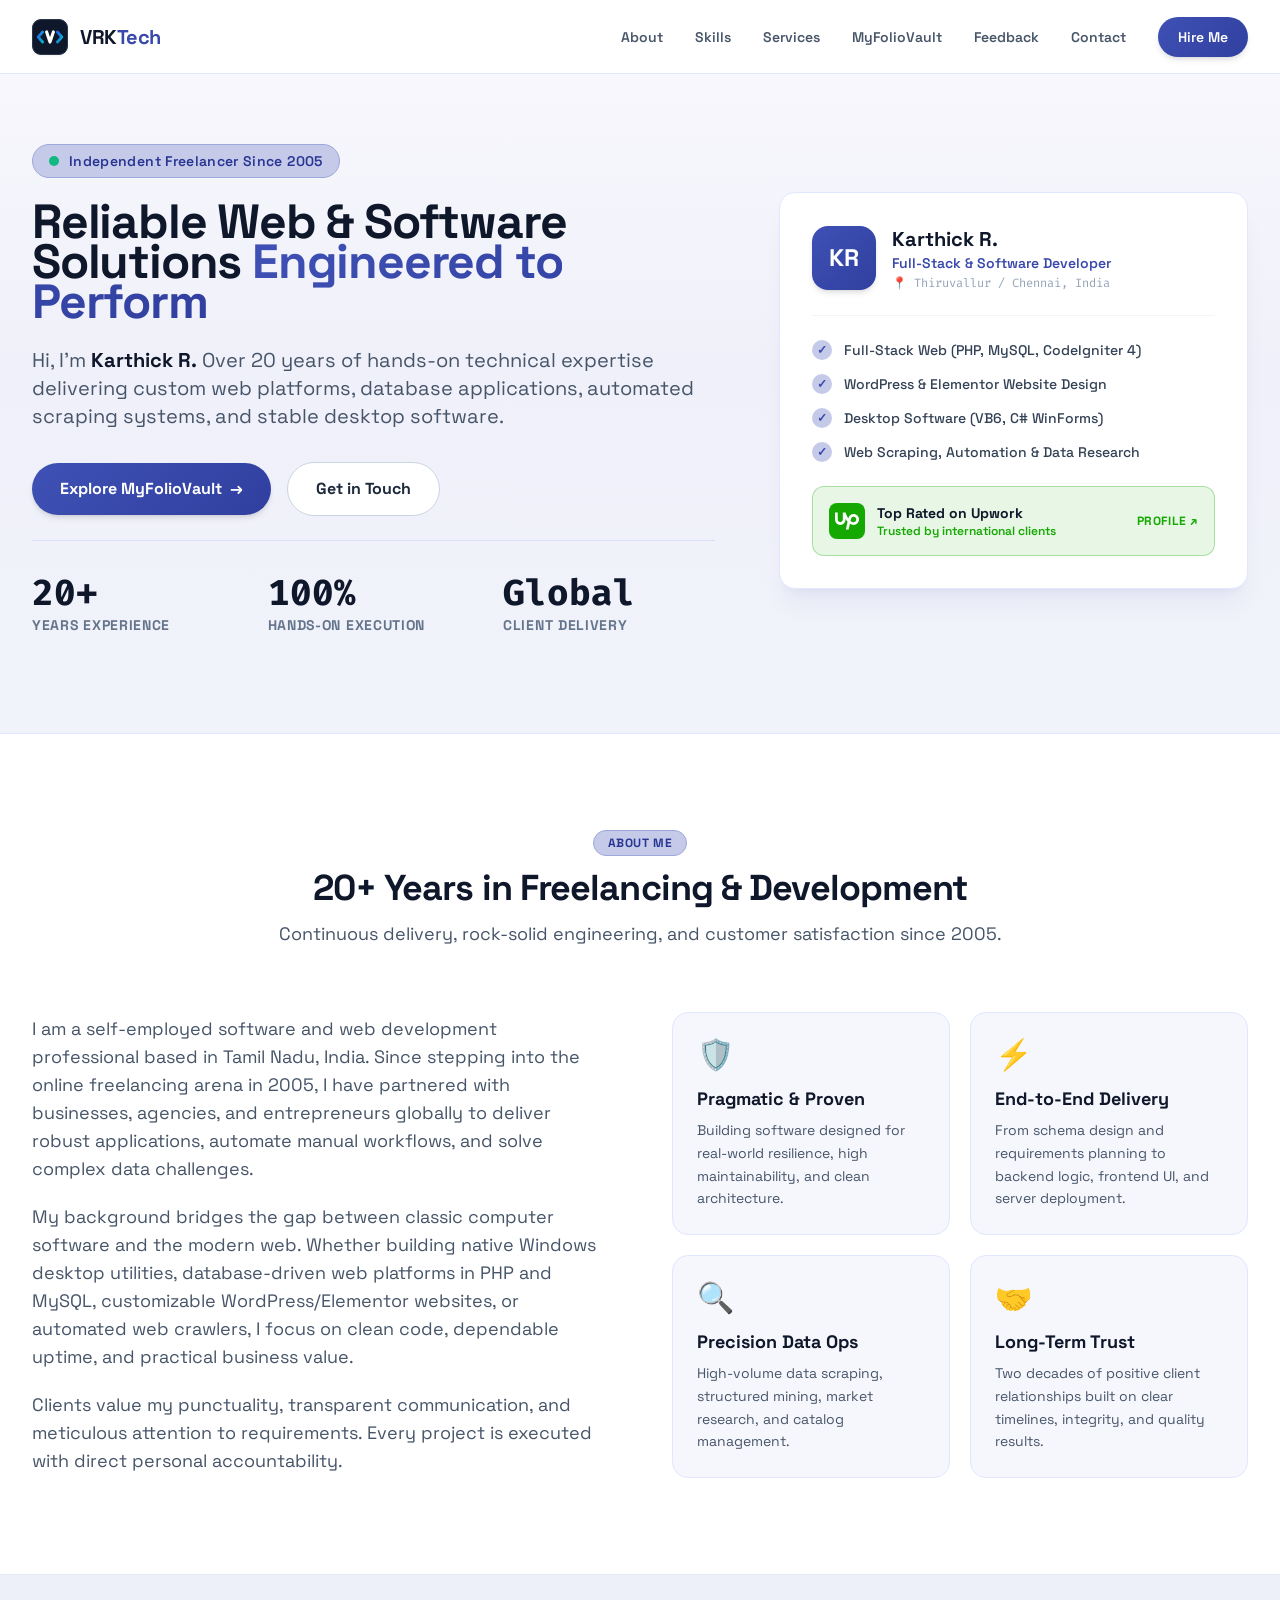
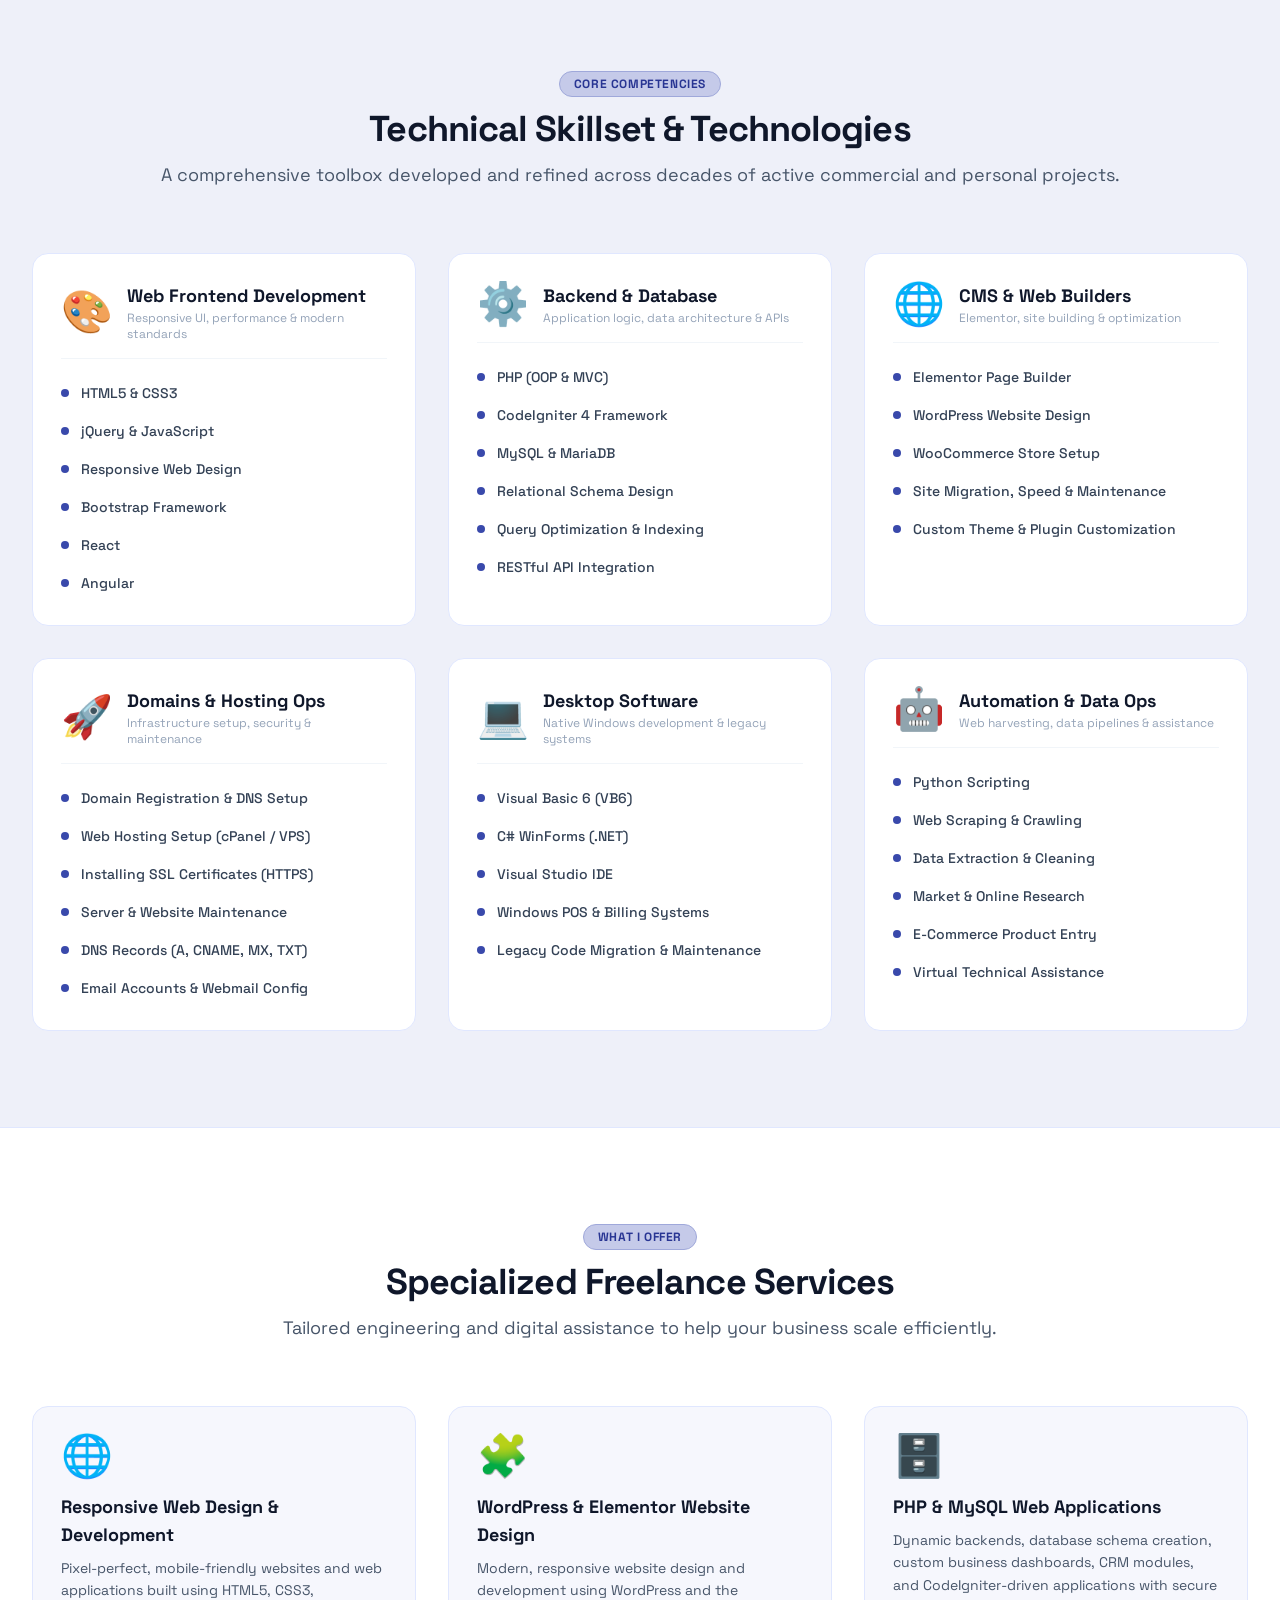
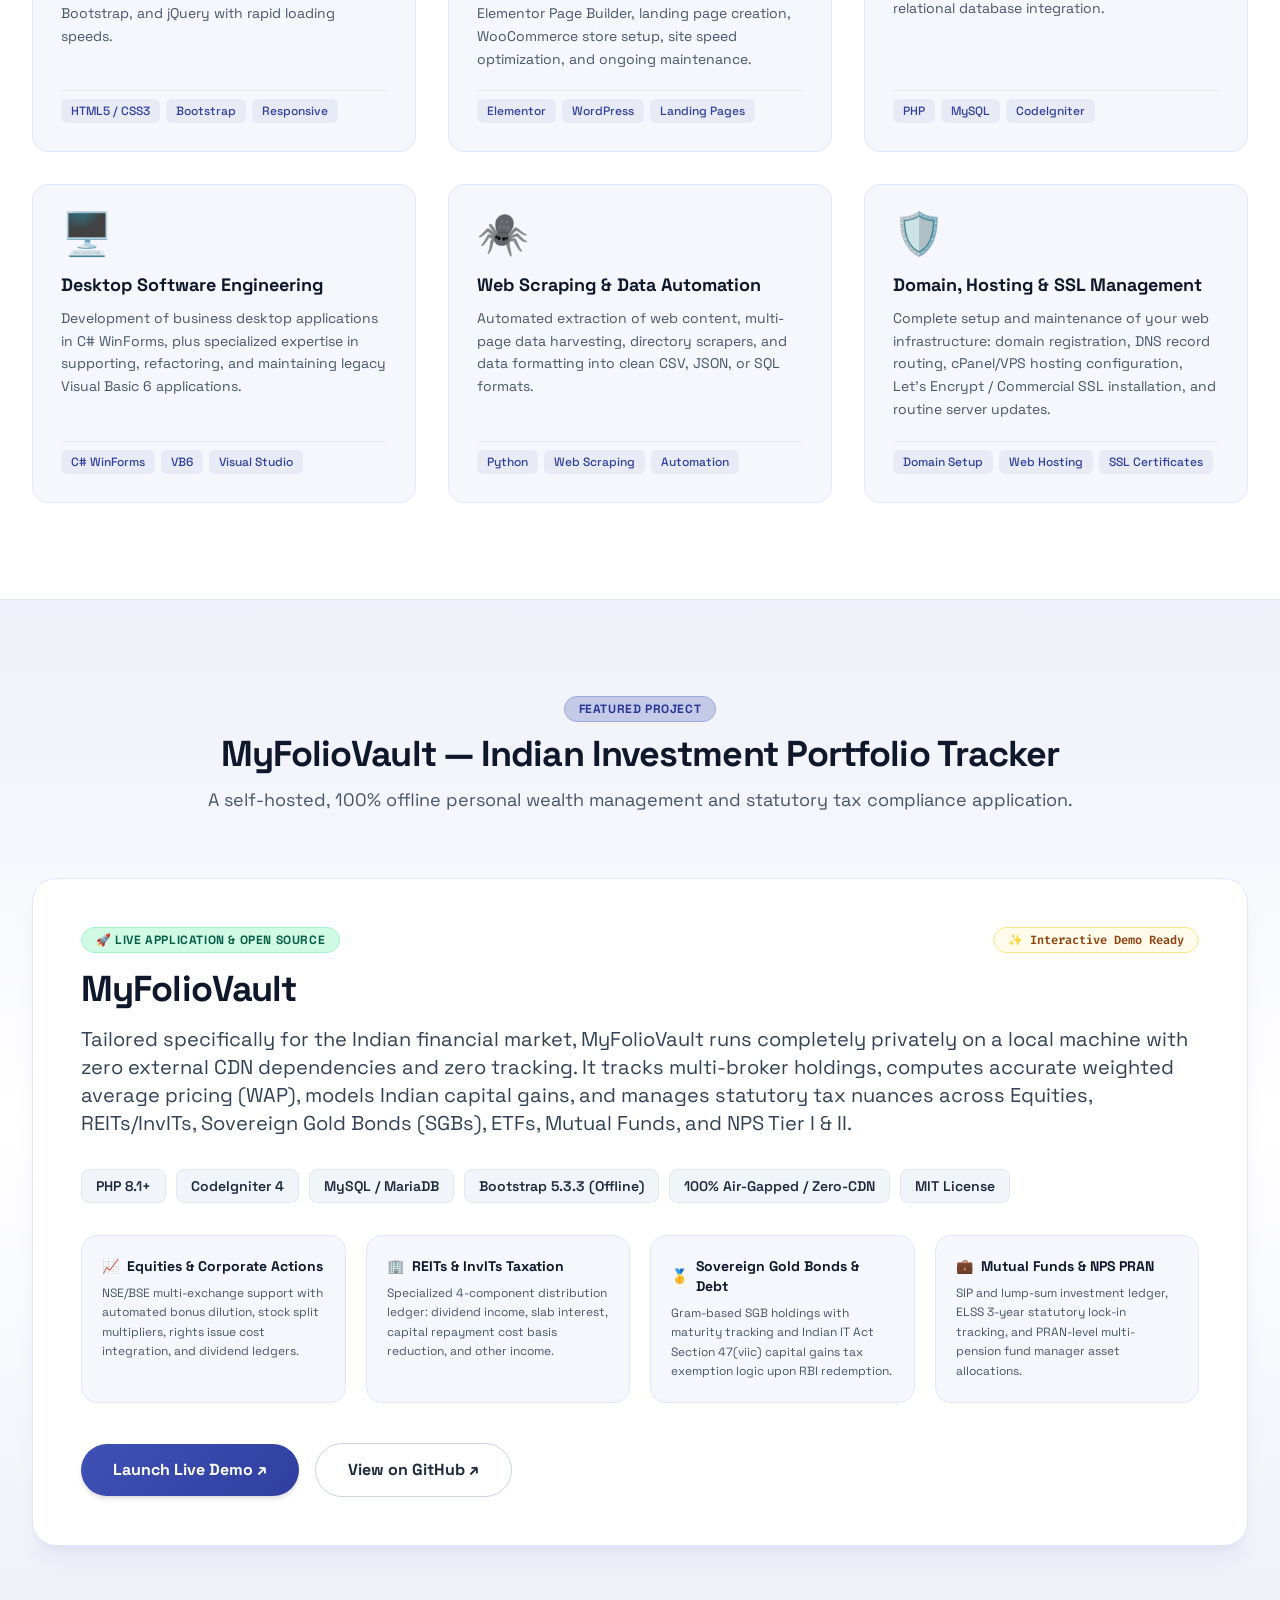
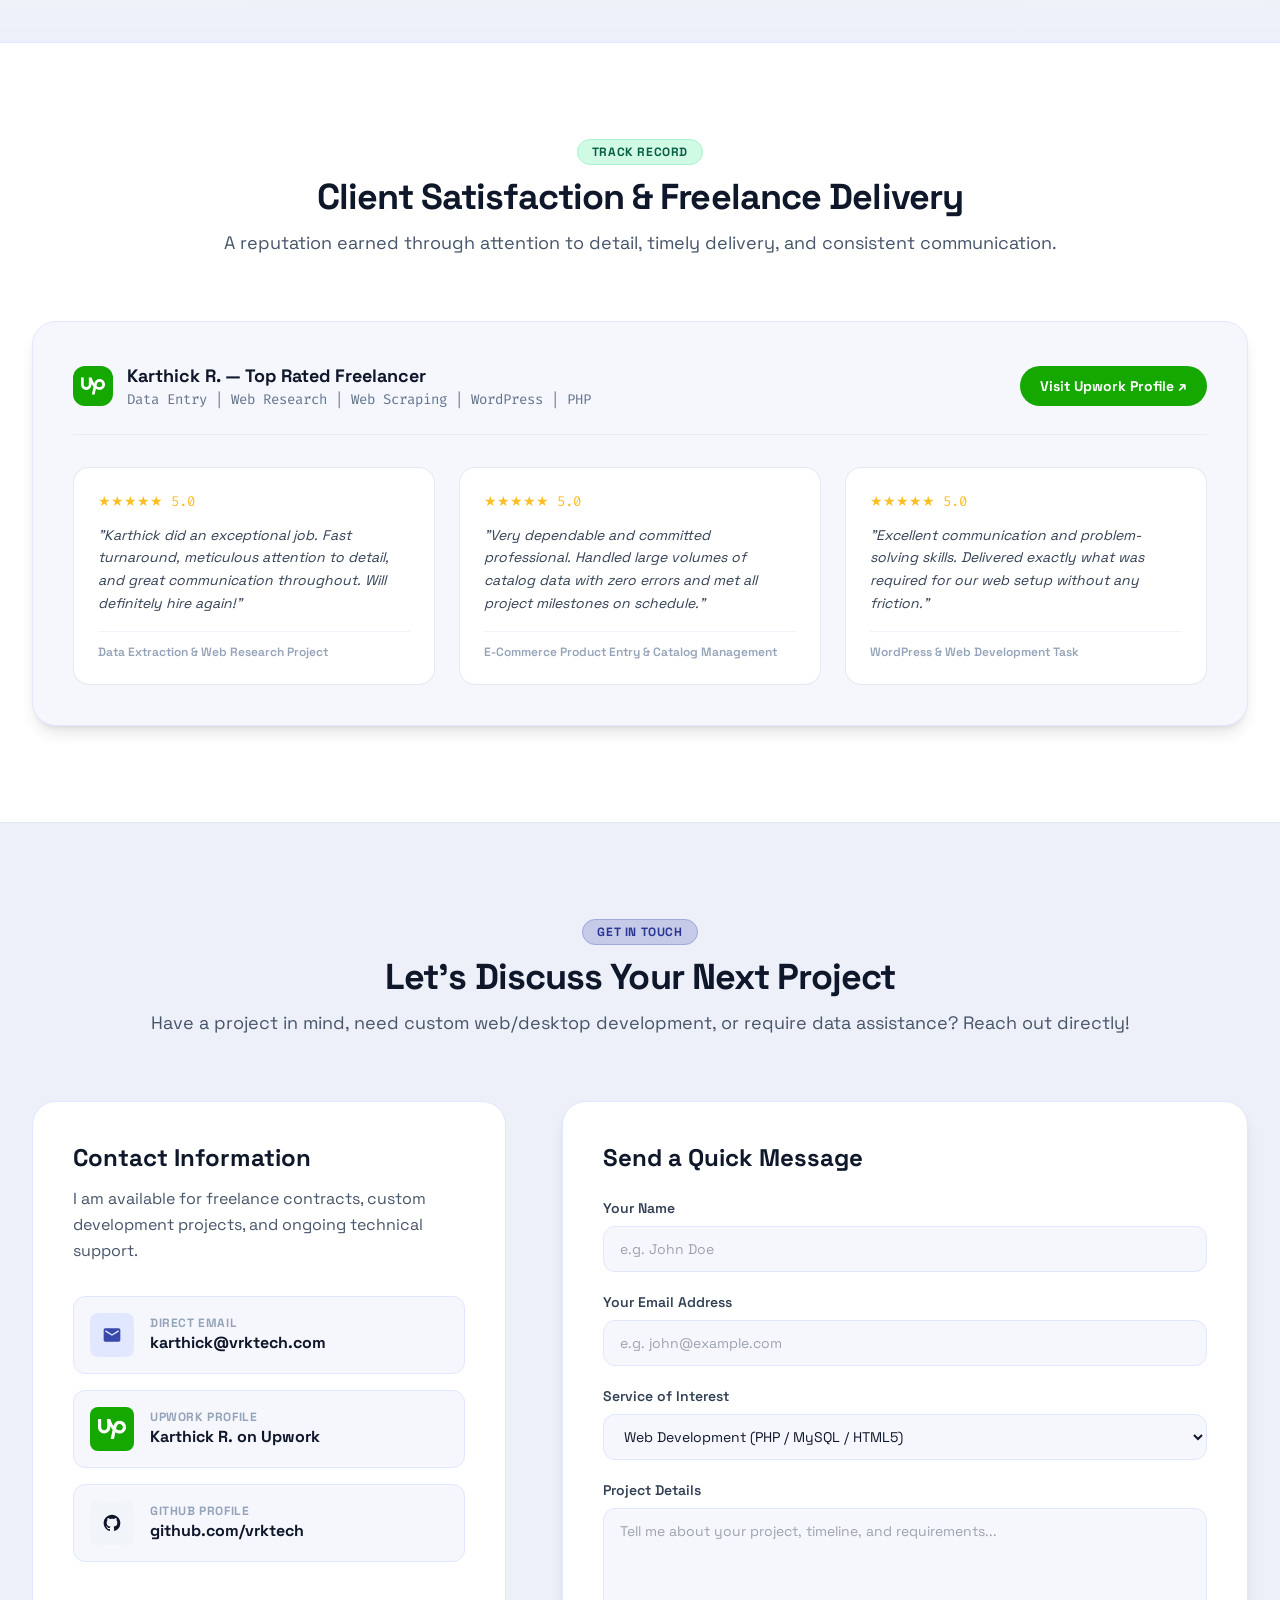
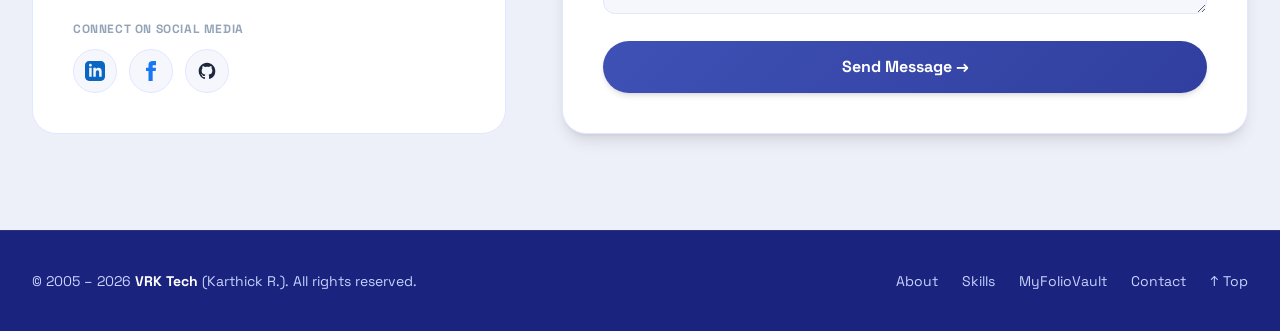
<file: index.html>
<!DOCTYPE html>
<html lang="en" class="scroll-smooth">
<head>
  <meta charset="UTF-8">
  <meta name="viewport" content="width=device-width, initial-scale=1.0">

  <!-- Primary Meta Tags -->
  <title>VRK Tech | Karthick R. — Freelance Software &amp; Full-Stack Web Developer</title>
  <meta name="title" content="VRK Tech | Karthick R. — Freelance Software &amp; Full-Stack Web Developer">
  <meta name="description" content="Karthick R. (VRK Tech) — Independent freelance software &amp; web developer since 2005. Specializing in PHP/MySQL, Elementor &amp; WordPress, desktop software (VB6, C# WinForms), and automated web scraping.">
  <meta name="keywords" content="Karthick R, VRK Tech, freelance software developer, full stack web developer, PHP MySQL developer, CodeIgniter developer, WordPress Elementor developer, VB6 legacy maintenance, C# WinForms developer, web scraping specialist, data extraction, Thiruvallur Chennai developer, freelance programmer India">
  <meta name="author" content="Karthick R.">
  <meta name="robots" content="index, follow">
  <link rel="canonical" href="https://vrktech.com/">
  <meta name="theme-color" content="#3F51B5">

  <!-- Open Graph / Facebook / LinkedIn -->
  <meta property="og:type" content="website">
  <meta property="og:url" content="https://vrktech.com/">
  <meta property="og:site_name" content="VRK Tech">
  <meta property="og:locale" content="en_US">
  <meta property="og:title" content="VRK Tech | Karthick R. — Freelance Software &amp; Full-Stack Web Developer">
  <meta property="og:description" content="Over 20 years of hands-on technical expertise delivering custom web platforms, database applications, automated scraping systems, and stable desktop software.">
  <meta property="og:image" content="https://vrktech.com/apple-touch-icon.png">

  <!-- Twitter Meta Tags -->
  <meta name="twitter:card" content="summary">
  <meta name="twitter:url" content="https://vrktech.com/">
  <meta name="twitter:title" content="VRK Tech | Karthick R. — Freelance Software &amp; Full-Stack Web Developer">
  <meta name="twitter:description" content="Over 20 years of hands-on technical expertise delivering custom web platforms, database applications, automated scraping systems, and stable desktop software.">
  <meta name="twitter:image" content="https://vrktech.com/apple-touch-icon.png">

  <!-- Favicons and Web App Manifest (Local Relative Paths) -->
  <link rel="icon" type="image/x-icon" href="./favicon.ico">
  <link rel="icon" type="image/svg+xml" href="./favicon.svg">
  <link rel="icon" type="image/png" sizes="96x96" href="./favicon-96x96.png">
  <link rel="apple-touch-icon" href="./apple-touch-icon.png">
  <link rel="manifest" href="./site.webmanifest">

  <!-- Structured Data JSON-LD (Schema.org Person & ProfessionalService) -->
  <script type="application/ld+json">
  {
    "@context": "https://schema.org",
    "@graph": [
      {
        "@type": "Person",
        "@id": "https://vrktech.com/#person",
        "name": "Karthick R.",
        "alternateName": "VRK Tech",
        "url": "https://vrktech.com/",
        "jobTitle": "Freelance Software & Web Developer",
        "email": "mailto:karthick@vrktech.com",
        "address": {
          "@type": "PostalAddress",
          "addressLocality": "Thiruvallur / Chennai",
          "addressRegion": "Tamil Nadu",
          "addressCountry": "India"
        },
        "sameAs": [
          "https://www.upwork.com/freelancers/~0138150855576ba105",
          "https://github.com/vrktech",
          "https://www.linkedin.com/in/vrktech/",
          "https://www.facebook.com/vrktech"
        ],
        "knowsAbout": [
          "PHP", "MySQL", "CodeIgniter 4", "WordPress", "Elementor", 
          "HTML5", "CSS3", "JavaScript", "Visual Basic 6", "C# WinForms", 
          "Web Scraping", "Python", "Data Extraction", "DNS & Web Hosting"
        ]
      },
      {
        "@type": "ProfessionalService",
        "@id": "https://vrktech.com/#organization",
        "name": "VRK Tech",
        "url": "https://vrktech.com/",
        "logo": "https://vrktech.com/favicon.svg",
        "image": "https://vrktech.com/apple-touch-icon.png",
        "founder": { "@id": "https://vrktech.com/#person" },
        "foundingDate": "2005",
        "priceRange": "$$",
        "telephone": "",
        "email": "karthick@vrktech.com",
        "description": "Independent freelance software and web development services specializing in PHP/MySQL, Elementor, WordPress, desktop software, and data automation."
      }
    ]
  }
  </script>

  <!-- Typography: Space Grotesk & Fira Code -->
  <link rel="preconnect" href="https://fonts.googleapis.com">
  <link rel="preconnect" href="https://fonts.gstatic.com" crossorigin>
  <link href="https://fonts.googleapis.com/css2?family=Fira+Code:wght@400;500;600&family=Space+Grotesk:wght@400;500;600;700;800&display=swap" rel="stylesheet">

  <!-- Local Tailwind CSS Stylesheet -->
  <link rel="stylesheet" href="./css/tailwind.min.css">
</head>
<body class="font-sans text-slate-800 antialiased bg-[#FAF9FE] selection:bg-brand-500 selection:text-white">

  <!-- Fixed Header & Navigation -->
  <header class="fixed top-0 left-0 right-0 h-[74px] bg-white/95 backdrop-blur-md border-b border-indigo-100 z-50 flex items-center shadow-xs">
    <div class="w-full max-w-content mx-auto px-6 sm:px-8 flex items-center justify-between">
      <a href="#hero" class="flex items-center gap-3 group" aria-label="VRK Tech Home">
        <img src="./favicon.svg" alt="VRK Tech Logo" class="w-9 h-9 rounded-lg shadow-sm transition-transform duration-200 group-hover:-rotate-3 group-hover:scale-105" width="36" height="36">
        <div class="text-xl font-bold tracking-tight text-slate-900">
          VRK<span class="text-brand-600">Tech</span>
        </div>
      </a>

      <!-- Mobile Nav Hamburger -->
      <button id="mobileNavToggle" class="lg:hidden text-slate-700 hover:text-brand-600 focus:outline-none p-2 text-2xl" aria-label="Toggle navigation">
        ☰
      </button>

      <!-- Desktop Nav Menu -->
      <nav id="navMenu" class="hidden lg:flex items-center gap-8">
        <a href="#about" class="text-sm font-semibold text-slate-600 hover:text-brand-600 transition-colors py-1">About</a>
        <a href="#skills" class="text-sm font-semibold text-slate-600 hover:text-brand-600 transition-colors py-1">Skills</a>
        <a href="#services" class="text-sm font-semibold text-slate-600 hover:text-brand-600 transition-colors py-1">Services</a>
        <a href="#showcase" class="text-sm font-semibold text-slate-600 hover:text-brand-600 transition-colors py-1">MyFolioVault</a>
        <a href="#experience" class="text-sm font-semibold text-slate-600 hover:text-brand-600 transition-colors py-1">Feedback</a>
        <a href="#contact" class="text-sm font-semibold text-slate-600 hover:text-brand-600 transition-colors py-1">Contact</a>
        <a href="#contact" class="btn-gradient text-white text-sm font-semibold px-5 py-2.5 rounded-full shadow-md hover:shadow-lg transition-all transform hover:-translate-y-0.5">
          Hire Me
        </a>
      </nav>
    </div>

    <!-- Mobile Menu Drawer (revealed by JS) -->
    <div id="mobileDrawer" class="hidden lg:hidden absolute top-[74px] left-0 right-0 bg-white border-b border-indigo-100 p-6 flex-col gap-4 shadow-xl">
      <a href="#about" class="mobile-nav-link text-slate-700 font-semibold py-2">About</a>
      <a href="#skills" class="mobile-nav-link text-slate-700 font-semibold py-2">Skills</a>
      <a href="#services" class="mobile-nav-link text-slate-700 font-semibold py-2">Services</a>
      <a href="#showcase" class="mobile-nav-link text-slate-700 font-semibold py-2">MyFolioVault</a>
      <a href="#experience" class="mobile-nav-link text-slate-700 font-semibold py-2">Feedback</a>
      <a href="#contact" class="mobile-nav-link text-slate-700 font-semibold py-2">Contact</a>
      <a href="#contact" class="btn-gradient text-white text-center font-semibold py-2.5 rounded-full mt-2">Hire Me</a>
    </div>
  </header>

  <main>
    <!-- SECTION 1: HERO (Material Indigo Soft Tinted Gradient) -->
    <section id="hero" class="pt-32 pb-20 md:pt-36 md:pb-24 bg-gradient-to-b from-[#FAF9FE] via-[#E8EAF6]/60 to-[#F1F3FB] border-b border-indigo-100">
      <div class="w-full max-w-content mx-auto px-6 sm:px-8">
        <div class="grid grid-cols-1 lg:grid-cols-12 gap-12 lg:gap-16 items-center">
          
          <!-- Hero Main Content (7 cols) -->
          <div class="lg:col-span-7 space-y-6">
            <div class="inline-flex items-center gap-2.5 px-4 py-1.5 rounded-full bg-brand-100 border border-brand-200 text-brand-800 text-xs sm:text-sm font-semibold tracking-wide">
              <span class="w-2.5 h-2.5 rounded-full bg-emerald-500 animate-pulse"></span>
              Independent Freelancer Since 2005
            </div>

            <!-- Hero Title set to exactly 3rem on desktop with text-gradient on "Engineered to Perform" -->
            <h1 class="text-3xl sm:text-4xl lg:text-[3rem] font-extrabold text-slate-900 leading-[1.2] tracking-tight">
              Reliable Web &amp; Software Solutions <span class="text-gradient">Engineered to Perform</span>
            </h1>

            <p class="text-lg sm:text-xl text-slate-600 leading-relaxed max-w-2xl font-normal">
              Hi, I’m <strong class="text-slate-900 font-bold">Karthick R.</strong> Over 20 years of hands-on technical expertise delivering custom web platforms, database applications, automated scraping systems, and stable desktop software.
            </p>

            <div class="flex flex-wrap items-center gap-4 pt-2">
              <a href="#showcase" class="btn-gradient text-white font-bold px-7 py-3.5 rounded-full shadow-md hover:shadow-xl transition-all transform hover:-translate-y-0.5 flex items-center gap-2">
                Explore MyFolioVault <span>&rarr;</span>
              </a>
              <a href="#contact" class="bg-white border border-slate-300 text-slate-800 hover:bg-slate-50 hover:border-slate-400 font-bold px-7 py-3.5 rounded-full shadow-xs transition-all transform hover:-translate-y-0.5">
                Get in Touch
              </a>
            </div>

            <!-- Experience Highlights Counter -->
            <div class="grid grid-cols-3 gap-6 pt-8 mt-6 border-t border-indigo-200/60">
              <div>
                <span class="block text-3xl sm:text-4xl font-extrabold text-slate-900 font-mono">20+</span>
                <span class="text-xs sm:text-sm font-bold uppercase tracking-wider text-slate-500">Years Experience</span>
              </div>
              <div>
                <span class="block text-3xl sm:text-4xl font-extrabold text-slate-900 font-mono">100%</span>
                <span class="text-xs sm:text-sm font-bold uppercase tracking-wider text-slate-500">Hands-on Execution</span>
              </div>
              <div>
                <span class="block text-3xl sm:text-4xl font-extrabold text-slate-900 font-mono">Global</span>
                <span class="text-xs sm:text-sm font-bold uppercase tracking-wider text-slate-500">Client Delivery</span>
              </div>
            </div>
          </div>

          <!-- Hero Profile Card (5 cols) -->
          <div class="lg:col-span-5">
            <div class="bg-white border border-indigo-100 rounded-2xl p-7 sm:p-8 shadow-xl shadow-indigo-900/5 relative overflow-hidden">
              <div class="flex items-center gap-4 pb-6 mb-6 border-b border-slate-100">
                <div class="w-16 h-16 rounded-2xl btn-gradient flex items-center justify-center text-white font-extrabold text-2xl shadow-md">
                  KR
                </div>
                <div>
                  <h2 class="text-xl font-bold text-slate-900">Karthick R.</h2>
                  <div class="text-brand-600 font-semibold text-sm">Full-Stack &amp; Software Developer</div>
                  <div class="text-slate-400 text-xs mt-0.5 flex items-center gap-1 font-mono">📍 Thiruvallur / Chennai, India</div>
                </div>
              </div>

              <ul class="space-y-3.5 mb-6 text-sm font-medium text-slate-700">
                <li class="flex items-center gap-3">
                  <span class="w-5 h-5 rounded-full bg-brand-100 text-brand-600 flex items-center justify-center text-xs font-bold">✓</span>
                  Full-Stack Web (PHP, MySQL, CodeIgniter 4)
                </li>
                <li class="flex items-center gap-3">
                  <span class="w-5 h-5 rounded-full bg-brand-100 text-brand-600 flex items-center justify-center text-xs font-bold">✓</span>
                  WordPress &amp; Elementor Website Design
                </li>
                <li class="flex items-center gap-3">
                  <span class="w-5 h-5 rounded-full bg-brand-100 text-brand-600 flex items-center justify-center text-xs font-bold">✓</span>
                  Desktop Software (VB6, C# WinForms)
                </li>
                <li class="flex items-center gap-3">
                  <span class="w-5 h-5 rounded-full bg-brand-100 text-brand-600 flex items-center justify-center text-xs font-bold">✓</span>
                  Web Scraping, Automation &amp; Data Research
                </li>
              </ul>

              <!-- Upwork Banner Link with Local SVG -->
              <div class="bg-[#14a800]/10 border border-[#14a800]/30 rounded-xl p-4 flex items-center justify-between gap-4">
                <div class="flex items-center gap-3">
                  <div class="w-9 h-9 rounded-lg bg-[#14a800] text-white flex items-center justify-center p-1.5 shadow-xs">
                    <img src="./upwork.svg" alt="Upwork" class="w-full h-full" width="24" height="24">
                  </div>
                  <div>
                    <div class="text-slate-900 font-bold text-sm">Top Rated on Upwork</div>
                    <div class="text-[#14a800] font-semibold text-xs">Trusted by international clients</div>
                  </div>
                </div>
                <a href="https://www.upwork.com/freelancers/~0138150855576ba105" target="_blank" rel="noopener noreferrer" class="text-[#14a800] hover:text-[#0d7300] font-bold text-xs uppercase tracking-wider flex items-center gap-1">
                  Profile &nearr;
                </a>
              </div>
            </div>
          </div>

        </div>
      </div>
    </section>

    <!-- SECTION 2: ABOUT ME (Crisp Pure White Background) -->
    <section id="about" class="py-24 bg-white border-b border-slate-200">
      <div class="w-full max-w-content mx-auto px-6 sm:px-8">
        
        <div class="text-center w-full mb-16">
          <span class="inline-block px-3.5 py-1 rounded-full text-xs font-bold uppercase tracking-wider bg-brand-100 text-brand-800 border border-brand-200 mb-3">About Me</span>
          <h2 class="text-3xl sm:text-4xl font-extrabold text-slate-900 tracking-tight w-full">20+ Years in Freelancing &amp; Development</h2>
          <p class="text-slate-600 text-base sm:text-lg w-full mx-auto mt-3">Continuous delivery, rock-solid engineering, and customer satisfaction since 2005.</p>
        </div>

        <div class="grid grid-cols-1 lg:grid-cols-12 gap-12 lg:gap-16 items-center">
          <div class="lg:col-span-6 space-y-5 text-slate-600 text-base sm:text-lg leading-relaxed">
            <p>
              I am a self-employed software and web development professional based in Tamil Nadu, India. Since stepping into the online freelancing arena in 2005, I have partnered with businesses, agencies, and entrepreneurs globally to deliver robust applications, automate manual workflows, and solve complex data challenges.
            </p>
            <p>
              My background bridges the gap between classic computer software and the modern web. Whether building native Windows desktop utilities, database-driven web platforms in PHP and MySQL, customizable WordPress/Elementor websites, or automated web crawlers, I focus on clean code, dependable uptime, and practical business value.
            </p>
            <p>
              Clients value my punctuality, transparent communication, and meticulous attention to requirements. Every project is executed with direct personal accountability.
            </p>
          </div>

          <div class="lg:col-span-6 grid grid-cols-1 sm:grid-cols-2 gap-5">
            <div class="bg-[#F6F7FD] border border-indigo-100 rounded-2xl p-6 hover:border-brand-500 hover:shadow-lg transition-all">
              <div class="text-3xl mb-3">🛡️</div>
              <h3 class="text-lg font-bold text-slate-900 mb-1.5">Pragmatic &amp; Proven</h3>
              <p class="text-slate-600 text-sm leading-relaxed">Building software designed for real-world resilience, high maintainability, and clean architecture.</p>
            </div>

            <div class="bg-[#F6F7FD] border border-indigo-100 rounded-2xl p-6 hover:border-brand-500 hover:shadow-lg transition-all">
              <div class="text-3xl mb-3">⚡</div>
              <h3 class="text-lg font-bold text-slate-900 mb-1.5">End-to-End Delivery</h3>
              <p class="text-slate-600 text-sm leading-relaxed">From schema design and requirements planning to backend logic, frontend UI, and server deployment.</p>
            </div>

            <div class="bg-[#F6F7FD] border border-indigo-100 rounded-2xl p-6 hover:border-brand-500 hover:shadow-lg transition-all">
              <div class="text-3xl mb-3">🔍</div>
              <h3 class="text-lg font-bold text-slate-900 mb-1.5">Precision Data Ops</h3>
              <p class="text-slate-600 text-sm leading-relaxed">High-volume data scraping, structured mining, market research, and catalog management.</p>
            </div>

            <div class="bg-[#F6F7FD] border border-indigo-100 rounded-2xl p-6 hover:border-brand-500 hover:shadow-lg transition-all">
              <div class="text-3xl mb-3">🤝</div>
              <h3 class="text-lg font-bold text-slate-900 mb-1.5">Long-Term Trust</h3>
              <p class="text-slate-600 text-sm leading-relaxed">Two decades of positive client relationships built on clear timelines, integrity, and quality results.</p>
            </div>
          </div>
        </div>

      </div>
    </section>

    <!-- SECTION 3: SKILLS (Soft Indigo-Slate Alternating Background) -->
    <section id="skills" class="py-24 bg-[#EEF0F9] border-b border-indigo-100">
      <div class="w-full max-w-content mx-auto px-6 sm:px-8">
        
        <div class="text-center w-full mb-16">
          <span class="inline-block px-3.5 py-1 rounded-full text-xs font-bold uppercase tracking-wider bg-brand-100 text-brand-800 border border-brand-200 mb-3">Core Competencies</span>
          <h2 class="text-3xl sm:text-4xl font-extrabold text-slate-900 tracking-tight w-full">Technical Skillset &amp; Technologies</h2>
          <p class="text-slate-600 text-base sm:text-lg w-full mx-auto mt-3">A comprehensive toolbox developed and refined across decades of active commercial and personal projects.</p>
        </div>

        <!-- 3 Columns Per Row Layout (2 rows of 3) -->
        <div class="grid grid-cols-1 md:grid-cols-2 lg:grid-cols-3 gap-6 lg:gap-8">
          
          <!-- Card 1: Web Frontend -->
          <div class="bg-white border border-indigo-100 rounded-2xl p-7 shadow-xs hover:shadow-lg hover:border-brand-500 transition-all flex flex-col justify-between">
            <div>
              <div class="flex items-center gap-3.5 pb-4 mb-5 border-b border-slate-100">
                <span class="text-4xl sm:text-[2.6rem] select-none leading-none">🎨</span>
                <div>
                  <h3 class="text-lg font-bold text-slate-900">Web Frontend Development</h3>
                  <p class="text-xs text-slate-400">Responsive UI, performance &amp; modern standards</p>
                </div>
              </div>
              <div class="space-y-2.5">
                <div class="flex items-center gap-3 py-1 group cursor-default">
                  <span class="w-2 h-2 rounded-full bg-brand-600 group-hover:scale-125 transition-transform"></span>
                  <span class="text-sm font-medium text-slate-700 group-hover:font-bold group-hover:text-slate-900 transition-all">HTML5 &amp; CSS3</span>
                </div>
                <div class="flex items-center gap-3 py-1 group cursor-default">
                  <span class="w-2 h-2 rounded-full bg-brand-600 group-hover:scale-125 transition-transform"></span>
                  <span class="text-sm font-medium text-slate-700 group-hover:font-bold group-hover:text-slate-900 transition-all">jQuery &amp; JavaScript</span>
                </div>
                <div class="flex items-center gap-3 py-1 group cursor-default">
                  <span class="w-2 h-2 rounded-full bg-brand-600 group-hover:scale-125 transition-transform"></span>
                  <span class="text-sm font-medium text-slate-700 group-hover:font-bold group-hover:text-slate-900 transition-all">Responsive Web Design</span>
                </div>
                <div class="flex items-center gap-3 py-1 group cursor-default">
                  <span class="w-2 h-2 rounded-full bg-brand-600 group-hover:scale-125 transition-transform"></span>
                  <span class="text-sm font-medium text-slate-700 group-hover:font-bold group-hover:text-slate-900 transition-all">Bootstrap Framework</span>
                </div>
                <div class="flex items-center gap-3 py-1 group cursor-default">
                  <span class="w-2 h-2 rounded-full bg-brand-600 group-hover:scale-125 transition-transform"></span>
                  <span class="text-sm font-medium text-slate-700 group-hover:font-bold group-hover:text-slate-900 transition-all">React</span>
                </div>
                <div class="flex items-center gap-3 py-1 group cursor-default">
                  <span class="w-2 h-2 rounded-full bg-brand-600 group-hover:scale-125 transition-transform"></span>
                  <span class="text-sm font-medium text-slate-700 group-hover:font-bold group-hover:text-slate-900 transition-all">Angular</span>
                </div>
              </div>
            </div>
          </div>

          <!-- Card 2: Backend & Database -->
          <div class="bg-white border border-indigo-100 rounded-2xl p-7 shadow-xs hover:shadow-lg hover:border-brand-500 transition-all flex flex-col justify-between">
            <div>
              <div class="flex items-center gap-3.5 pb-4 mb-5 border-b border-slate-100">
                <span class="text-4xl sm:text-[2.6rem] select-none leading-none">⚙️</span>
                <div>
                  <h3 class="text-lg font-bold text-slate-900">Backend &amp; Database</h3>
                  <p class="text-xs text-slate-400">Application logic, data architecture &amp; APIs</p>
                </div>
              </div>
              <div class="space-y-2.5">
                <div class="flex items-center gap-3 py-1 group cursor-default">
                  <span class="w-2 h-2 rounded-full bg-brand-600 group-hover:scale-125 transition-transform"></span>
                  <span class="text-sm font-medium text-slate-700 group-hover:font-bold group-hover:text-slate-900 transition-all">PHP (OOP &amp; MVC)</span>
                </div>
                <div class="flex items-center gap-3 py-1 group cursor-default">
                  <span class="w-2 h-2 rounded-full bg-brand-600 group-hover:scale-125 transition-transform"></span>
                  <span class="text-sm font-medium text-slate-700 group-hover:font-bold group-hover:text-slate-900 transition-all">CodeIgniter 4 Framework</span>
                </div>
                <div class="flex items-center gap-3 py-1 group cursor-default">
                  <span class="w-2 h-2 rounded-full bg-brand-600 group-hover:scale-125 transition-transform"></span>
                  <span class="text-sm font-medium text-slate-700 group-hover:font-bold group-hover:text-slate-900 transition-all">MySQL &amp; MariaDB</span>
                </div>
                <div class="flex items-center gap-3 py-1 group cursor-default">
                  <span class="w-2 h-2 rounded-full bg-brand-600 group-hover:scale-125 transition-transform"></span>
                  <span class="text-sm font-medium text-slate-700 group-hover:font-bold group-hover:text-slate-900 transition-all">Relational Schema Design</span>
                </div>
                <div class="flex items-center gap-3 py-1 group cursor-default">
                  <span class="w-2 h-2 rounded-full bg-brand-600 group-hover:scale-125 transition-transform"></span>
                  <span class="text-sm font-medium text-slate-700 group-hover:font-bold group-hover:text-slate-900 transition-all">Query Optimization &amp; Indexing</span>
                </div>
                <div class="flex items-center gap-3 py-1 group cursor-default">
                  <span class="w-2 h-2 rounded-full bg-brand-600 group-hover:scale-125 transition-transform"></span>
                  <span class="text-sm font-medium text-slate-700 group-hover:font-bold group-hover:text-slate-900 transition-all">RESTful API Integration</span>
                </div>
              </div>
            </div>
          </div>

          <!-- Card 3: CMS & Web Builders -->
          <div class="bg-white border border-indigo-100 rounded-2xl p-7 shadow-xs hover:shadow-lg hover:border-brand-500 transition-all flex flex-col justify-between">
            <div>
              <div class="flex items-center gap-3.5 pb-4 mb-5 border-b border-slate-100">
                <span class="text-4xl sm:text-[2.6rem] select-none leading-none">🌐</span>
                <div>
                  <h3 class="text-lg font-bold text-slate-900">CMS &amp; Web Builders</h3>
                  <p class="text-xs text-slate-400">Elementor, site building &amp; optimization</p>
                </div>
              </div>
              <div class="space-y-2.5">
                <div class="flex items-center gap-3 py-1 group cursor-default">
                  <span class="w-2 h-2 rounded-full bg-brand-600 group-hover:scale-125 transition-transform"></span>
                  <span class="text-sm font-medium text-slate-700 group-hover:font-bold group-hover:text-slate-900 transition-all">Elementor Page Builder</span>
                </div>
                <div class="flex items-center gap-3 py-1 group cursor-default">
                  <span class="w-2 h-2 rounded-full bg-brand-600 group-hover:scale-125 transition-transform"></span>
                  <span class="text-sm font-medium text-slate-700 group-hover:font-bold group-hover:text-slate-900 transition-all">WordPress Website Design</span>
                </div>
                <div class="flex items-center gap-3 py-1 group cursor-default">
                  <span class="w-2 h-2 rounded-full bg-brand-600 group-hover:scale-125 transition-transform"></span>
                  <span class="text-sm font-medium text-slate-700 group-hover:font-bold group-hover:text-slate-900 transition-all">WooCommerce Store Setup</span>
                </div>
                <div class="flex items-center gap-3 py-1 group cursor-default">
                  <span class="w-2 h-2 rounded-full bg-brand-600 group-hover:scale-125 transition-transform"></span>
                  <span class="text-sm font-medium text-slate-700 group-hover:font-bold group-hover:text-slate-900 transition-all">Site Migration, Speed &amp; Maintenance</span>
                </div>
                <div class="flex items-center gap-3 py-1 group cursor-default">
                  <span class="w-2 h-2 rounded-full bg-brand-600 group-hover:scale-125 transition-transform"></span>
                  <span class="text-sm font-medium text-slate-700 group-hover:font-bold group-hover:text-slate-900 transition-all">Custom Theme &amp; Plugin Customization</span>
                </div>
              </div>
            </div>
          </div>

          <!-- Card 4: Domains & Hosting Ops -->
          <div class="bg-white border border-indigo-100 rounded-2xl p-7 shadow-xs hover:shadow-lg hover:border-brand-500 transition-all flex flex-col justify-between">
            <div>
              <div class="flex items-center gap-3.5 pb-4 mb-5 border-b border-slate-100">
                <span class="text-4xl sm:text-[2.6rem] select-none leading-none">🚀</span>
                <div>
                  <h3 class="text-lg font-bold text-slate-900">Domains &amp; Hosting Ops</h3>
                  <p class="text-xs text-slate-400">Infrastructure setup, security &amp; maintenance</p>
                </div>
              </div>
              <div class="space-y-2.5">
                <div class="flex items-center gap-3 py-1 group cursor-default">
                  <span class="w-2 h-2 rounded-full bg-brand-600 group-hover:scale-125 transition-transform"></span>
                  <span class="text-sm font-medium text-slate-700 group-hover:font-bold group-hover:text-slate-900 transition-all">Domain Registration &amp; DNS Setup</span>
                </div>
                <div class="flex items-center gap-3 py-1 group cursor-default">
                  <span class="w-2 h-2 rounded-full bg-brand-600 group-hover:scale-125 transition-transform"></span>
                  <span class="text-sm font-medium text-slate-700 group-hover:font-bold group-hover:text-slate-900 transition-all">Web Hosting Setup (cPanel / VPS)</span>
                </div>
                <div class="flex items-center gap-3 py-1 group cursor-default">
                  <span class="w-2 h-2 rounded-full bg-brand-600 group-hover:scale-125 transition-transform"></span>
                  <span class="text-sm font-medium text-slate-700 group-hover:font-bold group-hover:text-slate-900 transition-all">Installing SSL Certificates (HTTPS)</span>
                </div>
                <div class="flex items-center gap-3 py-1 group cursor-default">
                  <span class="w-2 h-2 rounded-full bg-brand-600 group-hover:scale-125 transition-transform"></span>
                  <span class="text-sm font-medium text-slate-700 group-hover:font-bold group-hover:text-slate-900 transition-all">Server &amp; Website Maintenance</span>
                </div>
                <div class="flex items-center gap-3 py-1 group cursor-default">
                  <span class="w-2 h-2 rounded-full bg-brand-600 group-hover:scale-125 transition-transform"></span>
                  <span class="text-sm font-medium text-slate-700 group-hover:font-bold group-hover:text-slate-900 transition-all">DNS Records (A, CNAME, MX, TXT)</span>
                </div>
                <div class="flex items-center gap-3 py-1 group cursor-default">
                  <span class="w-2 h-2 rounded-full bg-brand-600 group-hover:scale-125 transition-transform"></span>
                  <span class="text-sm font-medium text-slate-700 group-hover:font-bold group-hover:text-slate-900 transition-all">Email Accounts &amp; Webmail Config</span>
                </div>
              </div>
            </div>
          </div>

          <!-- Card 5: Desktop Software -->
          <div class="bg-white border border-indigo-100 rounded-2xl p-7 shadow-xs hover:shadow-lg hover:border-brand-500 transition-all flex flex-col justify-between">
            <div>
              <div class="flex items-center gap-3.5 pb-4 mb-5 border-b border-slate-100">
                <span class="text-4xl sm:text-[2.6rem] select-none leading-none">💻</span>
                <div>
                  <h3 class="text-lg font-bold text-slate-900">Desktop Software</h3>
                  <p class="text-xs text-slate-400">Native Windows development &amp; legacy systems</p>
                </div>
              </div>
              <div class="space-y-2.5">
                <div class="flex items-center gap-3 py-1 group cursor-default">
                  <span class="w-2 h-2 rounded-full bg-brand-600 group-hover:scale-125 transition-transform"></span>
                  <span class="text-sm font-medium text-slate-700 group-hover:font-bold group-hover:text-slate-900 transition-all">Visual Basic 6 (VB6)</span>
                </div>
                <div class="flex items-center gap-3 py-1 group cursor-default">
                  <span class="w-2 h-2 rounded-full bg-brand-600 group-hover:scale-125 transition-transform"></span>
                  <span class="text-sm font-medium text-slate-700 group-hover:font-bold group-hover:text-slate-900 transition-all">C# WinForms (.NET)</span>
                </div>
                <div class="flex items-center gap-3 py-1 group cursor-default">
                  <span class="w-2 h-2 rounded-full bg-brand-600 group-hover:scale-125 transition-transform"></span>
                  <span class="text-sm font-medium text-slate-700 group-hover:font-bold group-hover:text-slate-900 transition-all">Visual Studio IDE</span>
                </div>
                <div class="flex items-center gap-3 py-1 group cursor-default">
                  <span class="w-2 h-2 rounded-full bg-brand-600 group-hover:scale-125 transition-transform"></span>
                  <span class="text-sm font-medium text-slate-700 group-hover:font-bold group-hover:text-slate-900 transition-all">Windows POS &amp; Billing Systems</span>
                </div>
                <div class="flex items-center gap-3 py-1 group cursor-default">
                  <span class="w-2 h-2 rounded-full bg-brand-600 group-hover:scale-125 transition-transform"></span>
                  <span class="text-sm font-medium text-slate-700 group-hover:font-bold group-hover:text-slate-900 transition-all">Legacy Code Migration &amp; Maintenance</span>
                </div>
              </div>
            </div>
          </div>

          <!-- Card 6: Automation & Data Ops -->
          <div class="bg-white border border-indigo-100 rounded-2xl p-7 shadow-xs hover:shadow-lg hover:border-brand-500 transition-all flex flex-col justify-between">
            <div>
              <div class="flex items-center gap-3.5 pb-4 mb-5 border-b border-slate-100">
                <span class="text-4xl sm:text-[2.6rem] select-none leading-none">🤖</span>
                <div>
                  <h3 class="text-lg font-bold text-slate-900">Automation &amp; Data Ops</h3>
                  <p class="text-xs text-slate-400">Web harvesting, data pipelines &amp; assistance</p>
                </div>
              </div>
              <div class="space-y-2.5">
                <div class="flex items-center gap-3 py-1 group cursor-default">
                  <span class="w-2 h-2 rounded-full bg-brand-600 group-hover:scale-125 transition-transform"></span>
                  <span class="text-sm font-medium text-slate-700 group-hover:font-bold group-hover:text-slate-900 transition-all">Python Scripting</span>
                </div>
                <div class="flex items-center gap-3 py-1 group cursor-default">
                  <span class="w-2 h-2 rounded-full bg-brand-600 group-hover:scale-125 transition-transform"></span>
                  <span class="text-sm font-medium text-slate-700 group-hover:font-bold group-hover:text-slate-900 transition-all">Web Scraping &amp; Crawling</span>
                </div>
                <div class="flex items-center gap-3 py-1 group cursor-default">
                  <span class="w-2 h-2 rounded-full bg-brand-600 group-hover:scale-125 transition-transform"></span>
                  <span class="text-sm font-medium text-slate-700 group-hover:font-bold group-hover:text-slate-900 transition-all">Data Extraction &amp; Cleaning</span>
                </div>
                <div class="flex items-center gap-3 py-1 group cursor-default">
                  <span class="w-2 h-2 rounded-full bg-brand-600 group-hover:scale-125 transition-transform"></span>
                  <span class="text-sm font-medium text-slate-700 group-hover:font-bold group-hover:text-slate-900 transition-all">Market &amp; Online Research</span>
                </div>
                <div class="flex items-center gap-3 py-1 group cursor-default">
                  <span class="w-2 h-2 rounded-full bg-brand-600 group-hover:scale-125 transition-transform"></span>
                  <span class="text-sm font-medium text-slate-700 group-hover:font-bold group-hover:text-slate-900 transition-all">E-Commerce Product Entry</span>
                </div>
                <div class="flex items-center gap-3 py-1 group cursor-default">
                  <span class="w-2 h-2 rounded-full bg-brand-600 group-hover:scale-125 transition-transform"></span>
                  <span class="text-sm font-medium text-slate-700 group-hover:font-bold group-hover:text-slate-900 transition-all">Virtual Technical Assistance</span>
                </div>
              </div>
            </div>
          </div>

        </div>

      </div>
    </section>

    <!-- SECTION 4: SERVICES (What I Offer - Icons with No Background and Increased Size) -->
    <section id="services" class="py-24 bg-white border-b border-slate-200">
      <div class="w-full max-w-content mx-auto px-6 sm:px-8">
        
        <div class="text-center w-full mb-16">
          <span class="inline-block px-3.5 py-1 rounded-full text-xs font-bold uppercase tracking-wider bg-brand-100 text-brand-800 border border-brand-200 mb-3">What I Offer</span>
          <h2 class="text-3xl sm:text-4xl font-extrabold text-slate-900 tracking-tight w-full">Specialized Freelance Services</h2>
          <p class="text-slate-600 text-base sm:text-lg w-full mx-auto mt-3">Tailored engineering and digital assistance to help your business scale efficiently.</p>
        </div>

        <div class="grid grid-cols-1 md:grid-cols-2 lg:grid-cols-3 gap-6 lg:gap-8">
          
          <!-- Service 1: Large Unconstrained Icon without Background -->
          <div class="bg-[#F6F7FD] border border-indigo-100 rounded-2xl p-7 hover:border-brand-500 hover:bg-white hover:shadow-lg transition-all flex flex-col justify-between">
            <div>
              <div class="text-4xl sm:text-[2.6rem] mb-4 select-none leading-none">🌐</div>
              <h3 class="text-lg font-bold text-slate-900 mb-2">Responsive Web Design &amp; Development</h3>
              <p class="text-slate-600 text-sm leading-relaxed mb-5">Pixel-perfect, mobile-friendly websites and web applications built using HTML5, CSS3, Bootstrap, and jQuery with rapid loading speeds.</p>
            </div>
            <div class="flex flex-wrap gap-1.5 pt-2 border-t border-indigo-100">
              <span class="text-xs px-2.5 py-1 rounded-md bg-brand-50 text-brand-700 font-medium">HTML5 / CSS3</span>
              <span class="text-xs px-2.5 py-1 rounded-md bg-brand-50 text-brand-700 font-medium">Bootstrap</span>
              <span class="text-xs px-2.5 py-1 rounded-md bg-brand-50 text-brand-700 font-medium">Responsive</span>
            </div>
          </div>

          <!-- Service 2: Large Unconstrained Icon without Background -->
          <div class="bg-[#F6F7FD] border border-indigo-100 rounded-2xl p-7 hover:border-brand-500 hover:bg-white hover:shadow-lg transition-all flex flex-col justify-between">
            <div>
              <div class="text-4xl sm:text-[2.6rem] mb-4 select-none leading-none">🧩</div>
              <h3 class="text-lg font-bold text-slate-900 mb-2">WordPress &amp; Elementor Website Design</h3>
              <p class="text-slate-600 text-sm leading-relaxed mb-5">Modern, responsive website design and development using WordPress and the Elementor Page Builder, landing page creation, WooCommerce store setup, site speed optimization, and ongoing maintenance.</p>
            </div>
            <div class="flex flex-wrap gap-1.5 pt-2 border-t border-indigo-100">
              <span class="text-xs px-2.5 py-1 rounded-md bg-brand-50 text-brand-700 font-medium">Elementor</span>
              <span class="text-xs px-2.5 py-1 rounded-md bg-brand-50 text-brand-700 font-medium">WordPress</span>
              <span class="text-xs px-2.5 py-1 rounded-md bg-brand-50 text-brand-700 font-medium">Landing Pages</span>
            </div>
          </div>

          <!-- Service 3: Large Unconstrained Icon without Background -->
          <div class="bg-[#F6F7FD] border border-indigo-100 rounded-2xl p-7 hover:border-brand-500 hover:bg-white hover:shadow-lg transition-all flex flex-col justify-between">
            <div>
              <div class="text-4xl sm:text-[2.6rem] mb-4 select-none leading-none">🗄️</div>
              <h3 class="text-lg font-bold text-slate-900 mb-2">PHP &amp; MySQL Web Applications</h3>
              <p class="text-slate-600 text-sm leading-relaxed mb-5">Dynamic backends, database schema creation, custom business dashboards, CRM modules, and CodeIgniter-driven applications with secure relational database integration.</p>
            </div>
            <div class="flex flex-wrap gap-1.5 pt-2 border-t border-indigo-100">
              <span class="text-xs px-2.5 py-1 rounded-md bg-brand-50 text-brand-700 font-medium">PHP</span>
              <span class="text-xs px-2.5 py-1 rounded-md bg-brand-50 text-brand-700 font-medium">MySQL</span>
              <span class="text-xs px-2.5 py-1 rounded-md bg-brand-50 text-brand-700 font-medium">CodeIgniter</span>
            </div>
          </div>

          <!-- Service 4: Large Unconstrained Icon without Background -->
          <div class="bg-[#F6F7FD] border border-indigo-100 rounded-2xl p-7 hover:border-brand-500 hover:bg-white hover:shadow-lg transition-all flex flex-col justify-between">
            <div>
              <div class="text-4xl sm:text-[2.6rem] mb-4 select-none leading-none">🖥️</div>
              <h3 class="text-lg font-bold text-slate-900 mb-2">Desktop Software Engineering</h3>
              <p class="text-slate-600 text-sm leading-relaxed mb-5">Development of business desktop applications in C# WinForms, plus specialized expertise in supporting, refactoring, and maintaining legacy Visual Basic 6 applications.</p>
            </div>
            <div class="flex flex-wrap gap-1.5 pt-2 border-t border-indigo-100">
              <span class="text-xs px-2.5 py-1 rounded-md bg-brand-50 text-brand-700 font-medium">C# WinForms</span>
              <span class="text-xs px-2.5 py-1 rounded-md bg-brand-50 text-brand-700 font-medium">VB6</span>
              <span class="text-xs px-2.5 py-1 rounded-md bg-brand-50 text-brand-700 font-medium">Visual Studio</span>
            </div>
          </div>

          <!-- Service 5: Large Unconstrained Icon without Background -->
          <div class="bg-[#F6F7FD] border border-indigo-100 rounded-2xl p-7 hover:border-brand-500 hover:bg-white hover:shadow-lg transition-all flex flex-col justify-between">
            <div>
              <div class="text-4xl sm:text-[2.6rem] mb-4 select-none leading-none">🕷️</div>
              <h3 class="text-lg font-bold text-slate-900 mb-2">Web Scraping &amp; Data Automation</h3>
              <p class="text-slate-600 text-sm leading-relaxed mb-5">Automated extraction of web content, multi-page data harvesting, directory scrapers, and data formatting into clean CSV, JSON, or SQL formats.</p>
            </div>
            <div class="flex flex-wrap gap-1.5 pt-2 border-t border-indigo-100">
              <span class="text-xs px-2.5 py-1 rounded-md bg-brand-50 text-brand-700 font-medium">Python</span>
              <span class="text-xs px-2.5 py-1 rounded-md bg-brand-50 text-brand-700 font-medium">Web Scraping</span>
              <span class="text-xs px-2.5 py-1 rounded-md bg-brand-50 text-brand-700 font-medium">Automation</span>
            </div>
          </div>

          <!-- Service 6: Large Unconstrained Icon without Background -->
          <div class="bg-[#F6F7FD] border border-indigo-100 rounded-2xl p-7 hover:border-brand-500 hover:bg-white hover:shadow-lg transition-all flex flex-col justify-between">
            <div>
              <div class="text-4xl sm:text-[2.6rem] mb-4 select-none leading-none">🛡️</div>
              <h3 class="text-lg font-bold text-slate-900 mb-2">Domain, Hosting &amp; SSL Management</h3>
              <p class="text-slate-600 text-sm leading-relaxed mb-5">Complete setup and maintenance of your web infrastructure: domain registration, DNS record routing, cPanel/VPS hosting configuration, Let's Encrypt / Commercial SSL installation, and routine server updates.</p>
            </div>
            <div class="flex flex-wrap gap-1.5 pt-2 border-t border-indigo-100">
              <span class="text-xs px-2.5 py-1 rounded-md bg-brand-50 text-brand-700 font-medium">Domain Setup</span>
              <span class="text-xs px-2.5 py-1 rounded-md bg-brand-50 text-brand-700 font-medium">Web Hosting</span>
              <span class="text-xs px-2.5 py-1 rounded-md bg-brand-50 text-brand-700 font-medium">SSL Certificates</span>
            </div>
          </div>

        </div>

      </div>
    </section>

    <!-- SECTION 5: FEATURED SHOWCASE (Soft Indigo Alternating Canvas) -->
    <section id="showcase" class="py-24 bg-gradient-to-b from-[#EEF0F9] via-white to-[#EEF0F9] border-b border-indigo-100">
      <div class="w-full max-w-content mx-auto px-6 sm:px-8">
        
        <div class="text-center w-full mb-16">
          <span class="inline-block px-3.5 py-1 rounded-full text-xs font-bold uppercase tracking-wider bg-brand-100 text-brand-800 border border-brand-200 mb-3">Featured Project</span>
          <h2 class="text-3xl sm:text-4xl font-extrabold text-slate-900 tracking-tight w-full">MyFolioVault — Indian Investment Portfolio Tracker</h2>
          <p class="text-slate-600 text-base sm:text-lg w-full mx-auto mt-3">A self-hosted, 100% offline personal wealth management and statutory tax compliance application.</p>
        </div>

        <!-- Featured Project Card -->
        <div class="bg-white border border-indigo-100 rounded-3xl p-8 sm:p-12 shadow-xl shadow-indigo-900/5 relative overflow-hidden">
          
          <div class="flex flex-wrap items-center justify-between gap-4 mb-4">
            <span class="inline-flex items-center gap-2 px-3.5 py-1 rounded-full text-xs font-bold uppercase tracking-wider bg-emerald-100 text-emerald-800 border border-emerald-200">
              🚀 Live Application &amp; Open Source
            </span>
            <span class="inline-flex items-center gap-1.5 px-3.5 py-1 rounded-full text-xs font-semibold bg-amber-50 text-amber-800 border border-amber-200 font-mono">
              ✨ Interactive Demo Ready
            </span>
          </div>

          <h3 class="text-3xl sm:text-4xl font-extrabold text-slate-900 mb-4 tracking-tight">
            MyFolioVault
          </h3>

          <!-- FULL-WIDTH PROJECT TAGLINE -->
          <p class="text-slate-700 text-base sm:text-lg lg:text-xl leading-relaxed mb-8 w-full font-normal">
            Tailored specifically for the Indian financial market, MyFolioVault runs completely privately on a local machine with zero external CDN dependencies and zero tracking. It tracks multi-broker holdings, computes accurate weighted average pricing (WAP), models Indian capital gains, and manages statutory tax nuances across Equities, REITs/InvITs, Sovereign Gold Bonds (SGBs), ETFs, Mutual Funds, and NPS Tier I &amp; II.
          </p>

          <!-- Tech Stack Badges -->
          <div class="flex flex-wrap gap-2.5 mb-8">
            <span class="px-3.5 py-1.5 rounded-lg bg-slate-100 text-slate-800 text-xs sm:text-sm font-semibold border border-slate-200">PHP 8.1+</span>
            <span class="px-3.5 py-1.5 rounded-lg bg-slate-100 text-slate-800 text-xs sm:text-sm font-semibold border border-slate-200">CodeIgniter 4</span>
            <span class="px-3.5 py-1.5 rounded-lg bg-slate-100 text-slate-800 text-xs sm:text-sm font-semibold border border-slate-200">MySQL / MariaDB</span>
            <span class="px-3.5 py-1.5 rounded-lg bg-slate-100 text-slate-800 text-xs sm:text-sm font-semibold border border-slate-200">Bootstrap 5.3.3 (Offline)</span>
            <span class="px-3.5 py-1.5 rounded-lg bg-slate-100 text-slate-800 text-xs sm:text-sm font-semibold border border-slate-200">100% Air-Gapped / Zero-CDN</span>
            <span class="px-3.5 py-1.5 rounded-lg bg-slate-100 text-slate-800 text-xs sm:text-sm font-semibold border border-slate-200">MIT License</span>
          </div>

          <!-- Feature Grid -->
          <div class="grid grid-cols-1 md:grid-cols-2 lg:grid-cols-4 gap-5 mb-10">
            <div class="bg-[#F6F7FD] border border-indigo-100 rounded-2xl p-5">
              <h4 class="font-bold text-slate-900 text-sm mb-2 flex items-center gap-2">
                <span>📈</span> Equities &amp; Corporate Actions
              </h4>
              <p class="text-xs text-slate-600 leading-relaxed">NSE/BSE multi-exchange support with automated bonus dilution, stock split multipliers, rights issue cost integration, and dividend ledgers.</p>
            </div>

            <div class="bg-[#F6F7FD] border border-indigo-100 rounded-2xl p-5">
              <h4 class="font-bold text-slate-900 text-sm mb-2 flex items-center gap-2">
                <span>🏢</span> REITs &amp; InvITs Taxation
              </h4>
              <p class="text-xs text-slate-600 leading-relaxed">Specialized 4-component distribution ledger: dividend income, slab interest, capital repayment cost basis reduction, and other income.</p>
            </div>

            <div class="bg-[#F6F7FD] border border-indigo-100 rounded-2xl p-5">
              <h4 class="font-bold text-slate-900 text-sm mb-2 flex items-center gap-2">
                <span>🥇</span> Sovereign Gold Bonds &amp; Debt
              </h4>
              <p class="text-xs text-slate-600 leading-relaxed">Gram-based SGB holdings with maturity tracking and Indian IT Act Section 47(viic) capital gains tax exemption logic upon RBI redemption.</p>
            </div>

            <div class="bg-[#F6F7FD] border border-indigo-100 rounded-2xl p-5">
              <h4 class="font-bold text-slate-900 text-sm mb-2 flex items-center gap-2">
                <span>💼</span> Mutual Funds &amp; NPS PRAN
              </h4>
              <p class="text-xs text-slate-600 leading-relaxed">SIP and lump-sum investment ledger, ELSS 3-year statutory lock-in tracking, and PRAN-level multi-pension fund manager asset allocations.</p>
            </div>
          </div>

          <!-- CTAs -->
          <div class="flex flex-wrap items-center gap-4">
            <a href="https://myfoliovault.in/" target="_blank" rel="noopener noreferrer" class="btn-gradient text-white font-bold px-8 py-3.5 rounded-full shadow-md hover:shadow-xl transition-all transform hover:-translate-y-0.5 flex items-center gap-2">
              Launch Live Demo &nearr;
            </a>
            <a href="https://github.com/vrktech/MyFolioVault" target="_blank" rel="noopener noreferrer" class="bg-white border border-slate-300 text-slate-800 hover:bg-slate-50 hover:border-slate-400 font-bold px-8 py-3.5 rounded-full shadow-xs transition-all transform hover:-translate-y-0.5 flex items-center gap-2">
              View on GitHub &nearr;
            </a>
          </div>

        </div>

      </div>
    </section>

    <!-- SECTION 6: CLIENT TRACK RECORD / UPWORK (Crisp White Background) -->
    <section id="experience" class="py-24 bg-white border-b border-slate-200">
      <div class="w-full max-w-content mx-auto px-6 sm:px-8">
        
        <div class="text-center w-full mb-16">
          <span class="inline-block px-3.5 py-1 rounded-full text-xs font-bold uppercase tracking-wider bg-emerald-100 text-emerald-800 border border-emerald-200 mb-3">Track Record</span>
          <h2 class="text-3xl sm:text-4xl font-extrabold text-slate-900 tracking-tight w-full">Client Satisfaction &amp; Freelance Delivery</h2>
          <p class="text-slate-600 text-base sm:text-lg w-full mx-auto mt-3">A reputation earned through attention to detail, timely delivery, and consistent communication.</p>
        </div>

        <div class="bg-[#F6F7FD] border border-indigo-100 rounded-3xl p-8 sm:p-10 shadow-lg">
          <div class="flex flex-wrap items-center justify-between gap-4 pb-6 mb-8 border-b border-slate-200/70">
            <div class="flex items-center gap-3.5">
              <div class="w-10 h-10 rounded-xl bg-[#14a800] text-white flex items-center justify-center p-2 shadow-xs">
                <img src="./upwork.svg" alt="Upwork" class="w-full h-full" width="24" height="24">
              </div>
              <div>
                <h3 class="text-lg font-bold text-slate-900">Karthick R. — Top Rated Freelancer</h3>
                <p class="text-xs sm:text-sm text-slate-500 font-mono">Data Entry | Web Research | Web Scraping | WordPress | PHP</p>
              </div>
            </div>

            <a href="https://www.upwork.com/freelancers/~0138150855576ba105" target="_blank" rel="noopener noreferrer" class="bg-[#14a800] hover:bg-[#0d7300] text-white text-xs sm:text-sm font-bold px-5 py-2.5 rounded-full transition-all flex items-center gap-1.5 shadow-xs">
              Visit Upwork Profile &nearr;
            </a>
          </div>

          <div class="grid grid-cols-1 md:grid-cols-3 gap-6">
            <div class="bg-white border border-slate-200/90 rounded-2xl p-6 flex flex-col justify-between hover:shadow-md transition-all">
              <div>
                <div class="text-amber-400 text-sm mb-3 font-mono">★★★★★ 5.0</div>
                <p class="text-slate-700 text-sm italic leading-relaxed mb-4">"Karthick did an exceptional job. Fast turnaround, meticulous attention to detail, and great communication throughout. Will definitely hire again!"</p>
              </div>
              <div class="text-xs font-semibold text-slate-400 pt-3 border-t border-slate-100">Data Extraction &amp; Web Research Project</div>
            </div>

            <div class="bg-white border border-slate-200/90 rounded-2xl p-6 flex flex-col justify-between hover:shadow-md transition-all">
              <div>
                <div class="text-amber-400 text-sm mb-3 font-mono">★★★★★ 5.0</div>
                <p class="text-slate-700 text-sm italic leading-relaxed mb-4">"Very dependable and committed professional. Handled large volumes of catalog data with zero errors and met all project milestones on schedule."</p>
              </div>
              <div class="text-xs font-semibold text-slate-400 pt-3 border-t border-slate-100">E-Commerce Product Entry &amp; Catalog Management</div>
            </div>

            <div class="bg-white border border-slate-200/90 rounded-2xl p-6 flex flex-col justify-between hover:shadow-md transition-all">
              <div>
                <div class="text-amber-400 text-sm mb-3 font-mono">★★★★★ 5.0</div>
                <p class="text-slate-700 text-sm italic leading-relaxed mb-4">"Excellent communication and problem-solving skills. Delivered exactly what was required for our web setup without any friction."</p>
              </div>
              <div class="text-xs font-semibold text-slate-400 pt-3 border-t border-slate-100">WordPress &amp; Web Development Task</div>
            </div>
          </div>
        </div>

      </div>
    </section>

    <!-- SECTION 7: CONTACT (Alternating Indigo Canvas with Interactive Form) -->
    <section id="contact" class="py-24 bg-[#EEF0F9]">
      <div class="w-full max-w-content mx-auto px-6 sm:px-8">
        
        <div class="text-center w-full mb-16">
          <span class="inline-block px-3.5 py-1 rounded-full text-xs font-bold uppercase tracking-wider bg-brand-100 text-brand-800 border border-brand-200 mb-3">Get in Touch</span>
          <h2 class="text-3xl sm:text-4xl font-extrabold text-slate-900 tracking-tight w-full">Let’s Discuss Your Next Project</h2>
          <p class="text-slate-600 text-base sm:text-lg w-full mx-auto mt-3">Have a project in mind, need custom web/desktop development, or require data assistance? Reach out directly!</p>
        </div>

        <div class="grid grid-cols-1 lg:grid-cols-12 gap-10 lg:gap-14">
          
          <!-- Contact Info Left (5 cols) -->
          <div class="lg:col-span-5 bg-white border border-indigo-100 rounded-3xl p-8 sm:p-10 flex flex-col justify-between shadow-xs">
            <div>
              <h3 class="text-2xl font-bold text-slate-900 mb-3">Contact Information</h3>
              <p class="text-slate-600 text-base leading-relaxed mb-8">
                I am available for freelance contracts, custom development projects, and ongoing technical support.
              </p>

              <div class="space-y-4 mb-8">
                <!-- Email with Official Mail SVG -->
                <a href="mailto:karthick@vrktech.com" class="flex items-center gap-4 p-4 rounded-xl bg-[#F6F7FD] border border-indigo-100 hover:border-brand-500 hover:shadow-md transition-all text-slate-800 group">
                  <div class="w-11 h-11 rounded-lg bg-indigo-100 text-brand-600 flex items-center justify-center group-hover:scale-105 transition-transform">
                    <svg class="w-5 h-5 fill-current" viewBox="0 0 24 24">
                      <path d="M20 4H4c-1.1 0-1.99.9-1.99 2L2 18c0 1.1.9 2 2 2h16c1.1 0 2-.9 2-2V6c0-1.1-.9-2-2-2zm0 4l-8 5-8-5V6l8 5 8-5v2z"/>
                    </svg>
                  </div>
                  <div>
                    <span class="block text-xs font-bold uppercase tracking-wider text-slate-400">Direct Email</span>
                    <span class="text-base font-bold text-slate-900 group-hover:text-brand-600 transition-colors">karthick@vrktech.com</span>
                  </div>
                </a>

                <!-- Upwork with Official Upwork Green SVG -->
                <a href="https://www.upwork.com/freelancers/~0138150855576ba105" target="_blank" rel="noopener noreferrer" class="flex items-center gap-4 p-4 rounded-xl bg-[#F6F7FD] border border-indigo-100 hover:border-[#14a800] hover:shadow-md transition-all text-slate-800 group">
                  <div class="w-11 h-11 rounded-lg bg-[#14a800] text-white flex items-center justify-center p-2 shadow-xs group-hover:scale-105 transition-transform">
                    <img src="./upwork.svg" alt="Upwork" class="w-full h-full" width="24" height="24">
                  </div>
                  <div>
                    <span class="block text-xs font-bold uppercase tracking-wider text-slate-400">Upwork Profile</span>
                    <span class="text-base font-bold text-slate-900 group-hover:text-[#14a800] transition-colors">Karthick R. on Upwork</span>
                  </div>
                </a>

                <!-- GitHub with Official GitHub Octocat SVG -->
                <a href="https://github.com/vrktech" target="_blank" rel="noopener noreferrer" class="flex items-center gap-4 p-4 rounded-xl bg-[#F6F7FD] border border-indigo-100 hover:border-slate-800 hover:shadow-md transition-all text-slate-800 group">
                  <div class="w-11 h-11 rounded-lg bg-slate-100 text-slate-900 flex items-center justify-center group-hover:scale-105 transition-transform">
                    <svg class="w-5 h-5 fill-current" viewBox="0 0 24 24">
                      <path fill-rule="evenodd" clip-rule="evenodd" d="M12 2C6.477 2 2 6.484 2 12.017c0 4.425 2.865 8.18 6.839 9.504.5.092.682-.217.682-.483 0-.237-.008-.868-.013-1.703-2.782.605-3.369-1.343-3.369-1.343-.454-1.158-1.11-1.466-1.11-1.466-.908-.62.069-.608.069-.608 1.003.07 1.53 1.032 1.53 1.032.892 1.53 2.341 1.088 2.91.832.092-.647.35-1.088.636-1.338-2.22-.253-4.555-1.113-4.555-4.951 0-1.093.39-1.988 1.029-2.688-.103-.253-.446-1.272.098-2.65 0 0 .84-.27 2.75 1.026A9.564 9.564 0 0112 6.844c.85.004 1.705.115 2.504.337 1.909-1.296 2.747-1.027 2.747-1.027.546 1.379.202 2.398.1 2.651.64.7 1.028 1.595 1.028 2.688 0 3.848-2.339 4.695-4.566 4.943.359.309.678.92.678 1.855 0 1.338-.012 2.419-.012 2.747 0 .268.18.58.688.482A10.019 10.019 0 0022 12.017C22 6.484 17.522 2 12 2z"/>
                    </svg>
                  </div>
                  <div>
                    <span class="block text-xs font-bold uppercase tracking-wider text-slate-400">GitHub Profile</span>
                    <span class="text-base font-bold text-slate-900 group-hover:text-brand-600 transition-colors">github.com/vrktech</span>
                  </div>
                </a>
              </div>
            </div>

            <!-- Social Links with Official SVGs & Brand Colors -->
            <div>
              <h4 class="text-xs font-bold uppercase tracking-wider text-slate-400 mb-3">Connect on Social Media</h4>
              <div class="flex items-center gap-3">
                <!-- LinkedIn (#0A66C2) -->
                <a href="https://www.linkedin.com/in/vrktech/" target="_blank" rel="noopener noreferrer" class="w-11 h-11 rounded-full bg-[#F6F7FD] border border-indigo-100 hover:border-[#0A66C2] hover:bg-[#0A66C2] text-[#0A66C2] hover:text-white flex items-center justify-center transition-all shadow-xs group" title="LinkedIn">
                  <svg class="w-5 h-5 fill-current" viewBox="0 0 24 24">
                    <path d="M19 0h-14c-2.761 0-5 2.239-5 5v14c0 2.761 2.239 5 5 5h14c2.762 0 5-2.239 5-5v-14c0-2.761-2.238-5-5-5zm-11 19h-3v-11h3v11zm-1.5-12.268c-.966 0-1.75-.79-1.75-1.764s.784-1.764 1.75-1.764 1.75.79 1.75 1.764-.783 1.764-1.75 1.764zm13.5 12.268h-3v-5.604c0-3.368-4-3.113-4 0v5.604h-3v-11h3v1.765c1.396-2.586 7-2.777 7 2.476v6.759z"/>
                  </svg>
                </a>

                <!-- Facebook (#1877F2) -->
                <a href="https://www.facebook.com/vrktech" target="_blank" rel="noopener noreferrer" class="w-11 h-11 rounded-full bg-[#F6F7FD] border border-indigo-100 hover:border-[#1877F2] hover:bg-[#1877F2] text-[#1877F2] hover:text-white flex items-center justify-center transition-all shadow-xs group" title="Facebook">
                  <svg class="w-5 h-5 fill-current" viewBox="0 0 24 24">
                    <path d="M9 8h-3v4h3v12h5v-12h3.642l.358-4h-4v-1.667c0-.955.192-1.333 1.115-1.333h2.885v-5h-3.808c-3.596 0-5.192 1.583-5.192 4.615v3.385z"/>
                  </svg>
                </a>

                <!-- GitHub (#181717) -->
                <a href="https://github.com/vrktech" target="_blank" rel="noopener noreferrer" class="w-11 h-11 rounded-full bg-[#F6F7FD] border border-indigo-100 hover:border-slate-900 hover:bg-slate-900 text-slate-800 hover:text-white flex items-center justify-center transition-all shadow-xs group" title="GitHub">
                  <svg class="w-5 h-5 fill-current" viewBox="0 0 24 24">
                    <path fill-rule="evenodd" clip-rule="evenodd" d="M12 2C6.477 2 2 6.484 2 12.017c0 4.425 2.865 8.18 6.839 9.504.5.092.682-.217.682-.483 0-.237-.008-.868-.013-1.703-2.782.605-3.369-1.343-3.369-1.343-.454-1.158-1.11-1.466-1.11-1.466-.908-.62.069-.608.069-.608 1.003.07 1.53 1.032 1.53 1.032.892 1.53 2.341 1.088 2.91.832.092-.647.35-1.088.636-1.338-2.22-.253-4.555-1.113-4.555-4.951 0-1.093.39-1.988 1.029-2.688-.103-.253-.446-1.272.098-2.65 0 0 .84-.27 2.75 1.026A9.564 9.564 0 0112 6.844c.85.004 1.705.115 2.504.337 1.909-1.296 2.747-1.027 2.747-1.027.546 1.379.202 2.398.1 2.651.64.7 1.028 1.595 1.028 2.688 0 3.848-2.339 4.695-4.566 4.943.359.309.678.92.678 1.855 0 1.338-.012 2.419-.012 2.747 0 .268.18.58.688.482A10.019 10.019 0 0022 12.017C22 6.484 17.522 2 12 2z"/>
                  </svg>
                </a>
              </div>
            </div>
          </div>

          <!-- Quick Form Right (7 cols) -->
          <div class="lg:col-span-7 bg-white border border-indigo-100 rounded-3xl p-8 sm:p-10 shadow-lg">
            <h3 class="text-2xl font-bold text-slate-900 mb-6">Send a Quick Message</h3>
            
            <form id="contactForm" class="space-y-5">
              <div>
                <label for="clientName" class="block text-sm font-semibold text-slate-700 mb-2">Your Name</label>
                <input type="text" id="clientName" class="w-full px-4 py-3 rounded-xl bg-[#F6F7FD] border border-indigo-100 text-slate-900 text-sm focus:outline-none focus:ring-2 focus:ring-brand-500 focus:bg-white transition-all" placeholder="e.g. John Doe" required>
              </div>

              <div>
                <label for="clientEmail" class="block text-sm font-semibold text-slate-700 mb-2">Your Email Address</label>
                <input type="email" id="clientEmail" class="w-full px-4 py-3 rounded-xl bg-[#F6F7FD] border border-indigo-100 text-slate-900 text-sm focus:outline-none focus:ring-2 focus:ring-brand-500 focus:bg-white transition-all" placeholder="e.g. john@example.com" required>
              </div>

              <div>
                <label for="projectType" class="block text-sm font-semibold text-slate-700 mb-2">Service of Interest</label>
                <select id="projectType" class="w-full px-4 py-3 rounded-xl bg-[#F6F7FD] border border-indigo-100 text-slate-900 text-sm focus:outline-none focus:ring-2 focus:ring-brand-500 focus:bg-white transition-all">
                  <option value="Web Development (PHP/MySQL/HTML5)">Web Development (PHP / MySQL / HTML5)</option>
                  <option value="WordPress / Elementor Development">WordPress &amp; Elementor Development</option>
                  <option value="Domain, Web Hosting & SSL Setup">Domain, Web Hosting &amp; SSL Setup</option>
                  <option value="Desktop Software (VB6 / C# WinForms)">Desktop Software (VB6 / C# WinForms)</option>
                  <option value="Web Scraping & Data Extraction">Web Scraping &amp; Data Extraction</option>
                  <option value="Data Entry & Virtual Assistance">Data Entry &amp; Virtual Assistance</option>
                  <option value="Other Project Consultation">Other Project / General Inquiry</option>
                </select>
              </div>

              <div>
                <label for="clientMessage" class="block text-sm font-semibold text-slate-700 mb-2">Project Details</label>
                <textarea id="clientMessage" rows="4" class="w-full px-4 py-3 rounded-xl bg-[#F6F7FD] border border-indigo-100 text-slate-900 text-sm focus:outline-none focus:ring-2 focus:ring-brand-500 focus:bg-white transition-all resize-y" placeholder="Tell me about your project, timeline, and requirements..." required></textarea>
              </div>

              <button type="submit" class="w-full btn-gradient text-white font-bold py-3.5 px-6 rounded-full shadow-md hover:shadow-lg transition-all transform hover:-translate-y-0.5 text-base flex items-center justify-center gap-2">
                Send Message &rarr;
              </button>
            </form>
          </div>

        </div>

      </div>
    </section>
  </main>

  <!-- Site Footer in Deep Indigo -->
  <footer class="bg-[#1A237E] text-indigo-200 py-10 border-t border-indigo-900">
    <div class="w-full max-w-content mx-auto px-6 sm:px-8 flex flex-col sm:flex-row items-center justify-between gap-4">
      <div class="text-sm">
        &copy; 2005 &ndash; 2026 <strong class="text-white">VRK Tech</strong> (Karthick R.). All rights reserved.
      </div>
      <div class="flex items-center gap-6 text-sm">
        <a href="#about" class="hover:text-white transition-colors">About</a>
        <a href="#skills" class="hover:text-white transition-colors">Skills</a>
        <a href="#showcase" class="hover:text-white transition-colors">MyFolioVault</a>
        <a href="#contact" class="hover:text-white transition-colors">Contact</a>
        <a href="#hero" class="hover:text-white transition-colors">&uarr; Top</a>
      </div>
    </div>
  </footer>

  <!-- Toast Notification on Form Submission -->
  <div id="toastNotice" class="fixed bottom-6 right-6 bg-emerald-600 text-white font-semibold px-6 py-3.5 rounded-2xl shadow-2xl z-50 hidden transition-all" role="alert">
    ✓ Opening your email client to send your message to karthick@vrktech.com!
  </div>

  <!-- Interactive JavaScript -->
  <script>
    document.addEventListener('DOMContentLoaded', () => {
      // Mobile drawer toggle
      const toggle = document.getElementById('mobileNavToggle');
      const drawer = document.getElementById('mobileDrawer');

      if (toggle && drawer) {
        toggle.addEventListener('click', () => {
          drawer.classList.toggle('hidden');
          drawer.classList.toggle('flex');
        });

        document.querySelectorAll('.mobile-nav-link').forEach(link => {
          link.addEventListener('click', () => {
            drawer.classList.add('hidden');
            drawer.classList.remove('flex');
          });
        });
      }

      // Contact form submission
      const form = document.getElementById('contactForm');
      const toast = document.getElementById('toastNotice');

      if (form) {
        form.addEventListener('submit', (e) => {
          e.preventDefault();

          const name = document.getElementById('clientName').value.trim();
          const email = document.getElementById('clientEmail').value.trim();
          const projectType = document.getElementById('projectType').value;
          const message = document.getElementById('clientMessage').value.trim();

          const subject = encodeURIComponent(`Project Inquiry: ${projectType} from ${name}`);
          const body = encodeURIComponent(`Name: ${name}\nEmail: ${email}\nService Requested: ${projectType}\n\nProject Details:\n${message}\n\nSent via vrktech.com portfolio form`);

          window.location.href = `mailto:karthick@vrktech.com?subject=${subject}&body=${body}`;

          if (toast) {
            toast.classList.remove('hidden');
            setTimeout(() => {
              toast.classList.add('hidden');
            }, 5000);
          }
        });
      }
    });
  </script>
</body>
</html>
</file>
